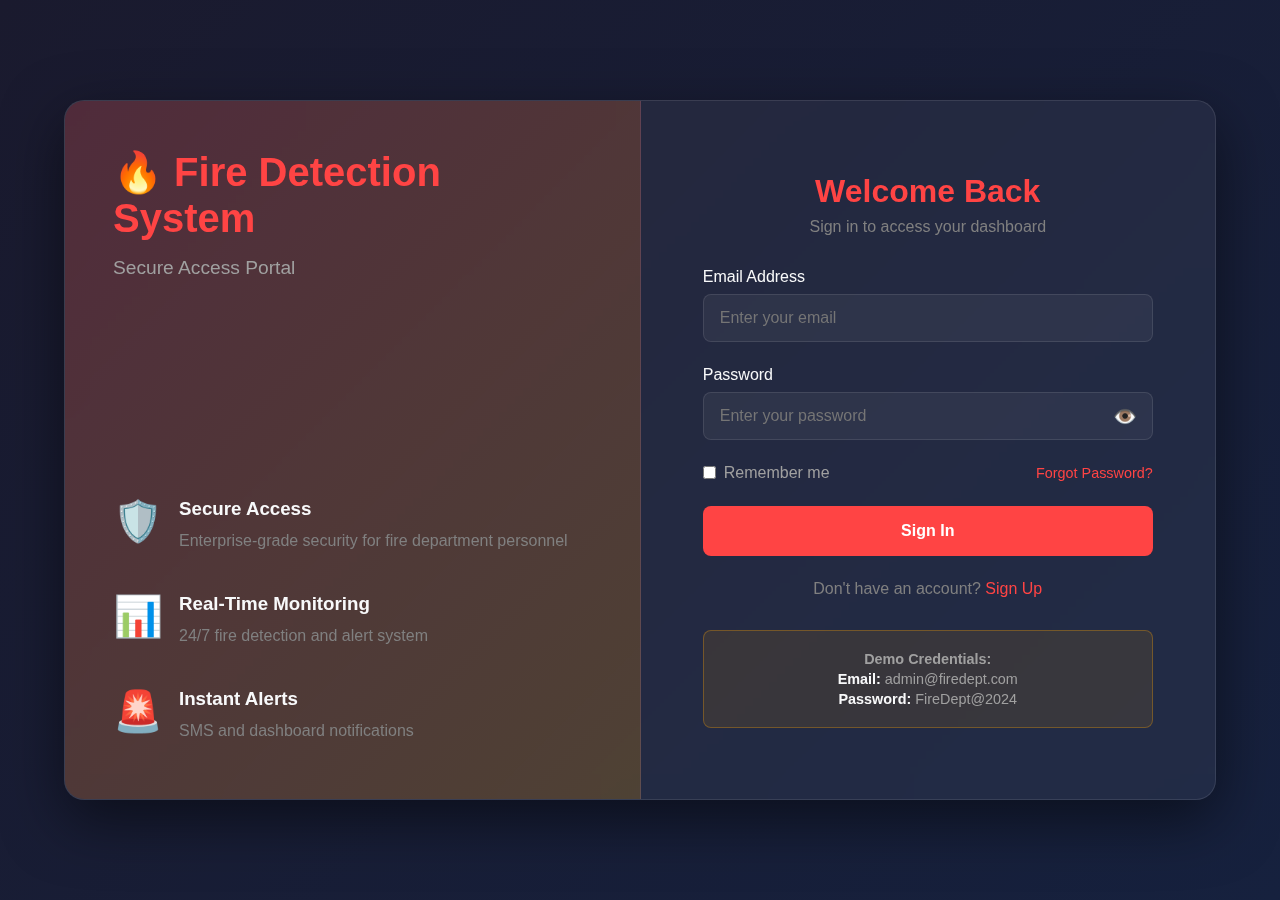
<file: index.html>
<!DOCTYPE html>
<html lang="en">

<head>
    <meta charset="UTF-8">
    <meta name="viewport" content="width=device-width, initial-scale=1.0">
    <title>Fire Detection Analytics</title>
    <link rel="stylesheet" href="styles.css">
    <link rel="stylesheet" href="auth.css">
</head>

<body>
    <!-- Login Container -->
    <div id="login-container" class="auth-container">
        <div class="auth-left">
            <div class="brand">
                <h1>🔥 Fire Detection System</h1>
                <p>Secure Access Portal</p>
            </div>
            <div class="features">
                <div class="feature-item">
                    <span class="feature-icon">🛡️</span>
                    <div>
                        <h3>Secure Access</h3>
                        <p>Enterprise-grade security for fire department personnel</p>
                    </div>
                </div>
                <div class="feature-item">
                    <span class="feature-icon">📊</span>
                    <div>
                        <h3>Real-Time Monitoring</h3>
                        <p>24/7 fire detection and alert system</p>
                    </div>
                </div>
                <div class="feature-item">
                    <span class="feature-icon">🚨</span>
                    <div>
                        <h3>Instant Alerts</h3>
                        <p>SMS and dashboard notifications</p>
                    </div>
                </div>
            </div>
        </div>

        <div class="auth-right">
            <!-- Login Form -->
            <div id="login-form" class="auth-form active">
                <div class="form-header">
                    <h2>Welcome Back</h2>
                    <p>Sign in to access your dashboard</p>
                </div>

                <form onsubmit="handleLogin(event)">
                    <div class="form-group">
                        <label for="login-email">Email Address</label>
                        <input
                            type="email"
                            id="login-email"
                            placeholder="Enter your email"
                            required
                        >
                        <span class="error-message" id="login-email-error"></span>
                    </div>

                    <div class="form-group">
                        <label for="login-password">Password</label>
                        <div class="password-input">
                            <input
                                type="password"
                                id="login-password"
                                placeholder="Enter your password"
                                required
                            >
                            <span class="toggle-password" onclick="togglePassword('login-password')">👁️</span>
                        </div>
                        <span class="error-message" id="login-password-error"></span>
                    </div>

                    <div class="form-options">
                        <label class="remember-me">
                            <input type="checkbox" id="remember-me">
                            <span>Remember me</span>
                        </label>
                        <a href="#" class="forgot-password" onclick="showForgotPassword()">Forgot Password?</a>
                    </div>

                    <button type="submit" class="btn-primary">Sign In</button>

                    <div class="form-footer">
                        <p>Don't have an account? <a href="#" onclick="showSignup()">Sign Up</a></p>
                    </div>
                </form>

                <!-- Demo Credentials Info -->
                <div class="demo-credentials">
                    <p class="demo-title">Demo Credentials:</p>
                    <p><strong>Email:</strong> admin@firedept.com</p>
                    <p><strong>Password:</strong> FireDept@2024</p>
                </div>
            </div>

            <!-- Signup Form -->
            <div id="signup-form" class="auth-form">
                <div class="form-header">
                    <h2>Create Account</h2>
                    <p>Register for fire department access</p>
                </div>

                <form onsubmit="handleSignup(event)">
                    <div class="form-group">
                        <label for="signup-name">Full Name</label>
                        <input
                            type="text"
                            id="signup-name"
                            placeholder="Enter your full name"
                            required
                            minlength="3"
                        >
                        <span class="error-message" id="signup-name-error"></span>
                    </div>

                    <div class="form-group">
                        <label for="signup-email">Email Address</label>
                        <input
                            type="email"
                            id="signup-email"
                            placeholder="Enter your email"
                            required
                        >
                        <span class="error-message" id="signup-email-error"></span>
                    </div>

                    <div class="form-group">
                        <label for="signup-department">Department ID</label>
                        <input
                            type="text"
                            id="signup-department"
                            placeholder="Enter department ID (e.g., FD-2024-001)"
                            required
                            pattern="FD-[0-9]{4}-[0-9]{3}"
                        >
                        <span class="helper-text">Format: FD-YYYY-XXX</span>
                        <span class="error-message" id="signup-department-error"></span>
                    </div>

                    <div class="form-group">
                        <label for="signup-phone">Phone Number</label>
                        <input
                            type="tel"
                            id="signup-phone"
                            placeholder="Enter 10-digit phone number"
                            required
                            pattern="[0-9]{10}"
                        >
                        <span class="helper-text">For SMS alert notifications</span>
                        <span class="error-message" id="signup-phone-error"></span>
                    </div>

                    <div class="form-group">
                        <label for="signup-password">Password</label>
                        <div class="password-input">
                            <input
                                type="password"
                                id="signup-password"
                                placeholder="Create a strong password"
                                required
                                oninput="validatePassword()"
                            >
                            <span class="toggle-password" onclick="togglePassword('signup-password')">👁️</span>
                        </div>
                        <div class="password-strength" id="password-strength">
                            <div class="strength-bar">
                                <div class="strength-fill" id="strength-fill"></div>
                            </div>
                            <span class="strength-text" id="strength-text">Password strength</span>
                        </div>
                        <span class="error-message" id="signup-password-error"></span>
                    </div>

                    <div class="password-requirements">
                        <p class="requirements-title">Password must contain:</p>
                        <ul>
                            <li id="req-length">
                                <span class="req-icon">○</span>
                                At least 8 characters
                            </li>
                            <li id="req-uppercase">
                                <span class="req-icon">○</span>
                                One uppercase letter
                            </li>
                            <li id="req-lowercase">
                                <span class="req-icon">○</span>
                                One lowercase letter
                            </li>
                            <li id="req-number">
                                <span class="req-icon">○</span>
                                One number
                            </li>
                            <li id="req-special">
                                <span class="req-icon">○</span>
                                One special character (@$!%*?&#)
                            </li>
                        </ul>
                    </div>

                    <div class="form-group">
                        <label for="signup-confirm-password">Confirm Password</label>
                        <div class="password-input">
                            <input
                                type="password"
                                id="signup-confirm-password"
                                placeholder="Re-enter your password"
                                required
                            >
                            <span class="toggle-password" onclick="togglePassword('signup-confirm-password')">👁️</span>
                        </div>
                        <span class="error-message" id="signup-confirm-error"></span>
                    </div>

                    <div class="form-group">
                        <label class="checkbox-label">
                            <input type="checkbox" id="terms" required>
                            <span>I agree to the <a href="#" onclick="showTerms()">Terms of Service</a> and <a href="#" onclick="showPrivacy()">Privacy Policy</a></span>
                        </label>
                    </div>

                    <button type="submit" class="btn-primary">Create Account</button>

                    <div class="form-footer">
                        <p>Already have an account? <a href="#" onclick="showLogin()">Sign In</a></p>
                    </div>
                </form>
            </div>

            <!-- Forgot Password Form -->
            <div id="forgot-password-form" class="auth-form">
                <div class="form-header">
                    <h2>Reset Password</h2>
                    <p>Enter your email to receive reset instructions</p>
                </div>

                <form onsubmit="handleForgotPassword(event)">
                    <div class="form-group">
                        <label for="forgot-email">Email Address</label>
                        <input
                            type="email"
                            id="forgot-email"
                            placeholder="Enter your registered email"
                            required
                        >
                        <span class="error-message" id="forgot-email-error"></span>
                    </div>

                    <button type="submit" class="btn-primary">Send Reset Link</button>

                    <div class="form-footer">
                        <p><a href="#" onclick="showLogin()">← Back to Sign In</a></p>
                    </div>
                </form>
            </div>
        </div>
    </div>

    <!-- Success Modal -->
    <div id="success-modal" class="modal">
        <div class="modal-content success">
            <div class="modal-icon">✓</div>
            <h2 id="success-title">Success!</h2>
            <p id="success-message">Your account has been created successfully.</p>
            <button onclick="closeSuccessModal()" class="modal-btn">Continue</button>
        </div>
    </div>

    <!-- Main Content -->
    <div id="main-content">
    <nav class="navbar">
        <div class="nav-content">
            <div class="logo">
                🔥 Fire Detection Analytics
            </div>
            <ul class="nav-links">
                <li><button onclick="showPage('home')" id="nav-home" class="active">Home</button></li>
                <li><button onclick="window.location.href='dashboard.html'" id="nav-analytics">Analytics</button></li>
                <li><button onclick="showPage('features')" id="nav-features">Features</button></li>
                <li><button onclick="showPage('demo')" id="nav-demo">Live Demo</button></li>
                <li><button onclick="showPage('requirements')" id="nav-requirements">Requirements</button></li>
                <li><button onclick="logout()">Logout</button></li>
            </ul>
        </div>
    </nav>

    <!-- HOME PAGE -->
    <div id="home" class="page active">
        <div class="container">
            <div class="hero">
                <h1>Fire & Smoke Detection System</h1>
                <p>IoE-Enabled Smart Safety with Advanced Analytics</p>
                <div class="cta-buttons">
                    <button class="cta-button" onclick="showPage('analytics')">Explore Analytics →</button>
                    <button class="cta-button secondary" onclick="showPage('demo')">View Live Demo</button>
                </div>
            </div>

            <div class="feature-grid">
                <div class="feature-card" onclick="showPage('analytics')">
                    <div class="feature-icon">📊</div>
                    <h3>Data Analysis</h3>
                    <p>Advanced pattern recognition and predictive algorithms to detect fire risks before they escalate.
                    </p>
                </div>
                <div class="feature-card" onclick="showPage('features')">
                    <div class="feature-icon">🎯</div>
                    <h3>Smart Features</h3>
                    <p>Multi-sensor verification, confidence scoring, and intelligent alert systems.</p>
                </div>
                <div class="feature-card" onclick="showPage('demo')">
                    <div class="feature-icon">🚨</div>
                    <h3>Real-Time Monitoring</h3>
                    <p>Live sensor data visualization with instant SMS alerts via GSM module.</p>
                </div>
                <div class="feature-card" onclick="showPage('requirements')">
                    <div class="feature-icon">🛠️</div>
                    <h3>System Architecture</h3>
                    <p>Arduino-based implementation with comprehensive hardware and software integration.</p>
                </div>
            </div>
        </div>
    </div>

    <!-- ANALYTICS PAGE -->
    <div id="analytics" class="page">
        <div class="container">
            <div class="page-header">
                <h1>📊 Data Analysis & Intelligence</h1>
                <p>Advanced algorithms for fire prediction and false alarm reduction</p>
            </div>

            <div class="pagination">
                <button class="nav-button prev" onclick="showPage('home')">← Previous</button>
                <button class="nav-button" onclick="showPage('features')">Next: Features →</button>
            </div>
        </div>
    </div>

    <!-- FEATURES PAGE -->
    <div id="features" class="page">
        <div class="container">
            <div class="page-header">
                <h1>🎯 System Features</h1>
                <p>Intelligent fire detection with cutting-edge capabilities</p>
            </div>

            <div class="feature-grid">
                <div class="feature-card">
                    <div class="feature-icon">📡</div>
                    <h3>Multi-Sensor Integration</h3>
                    <p>Combines MQ-2 gas sensor, flame sensor, and temperature sensor for comprehensive environmental
                        monitoring.</p>
                </div>

                <div class="feature-card">
                    <div class="feature-icon">📱</div>
                    <h3>GSM Alert System</h3>
                    <p>Instant SMS notifications via SIM800L module to registered mobile numbers when hazards are
                        detected.</p>
                </div>

                <div class="feature-card">
                    <div class="feature-icon">🌐</div>
                    <h3>IoE Connectivity</h3>
                    <p>Internet of Everything integration for remote monitoring and cloud-based data logging.</p>
                </div>

                <div class="feature-card">
                    <div class="feature-icon">⚡</div>
                    <h3>Real-Time Processing</h3>
                    <p>Arduino-powered system processes sensor data instantly for immediate threat detection.</p>
                </div>

                <div class="feature-card">
                    <div class="feature-icon">🔍</div>
                    <h3>False Alarm Reduction</h3>
                    <p>Advanced algorithms cross-verify multiple data sources before triggering alerts.</p>
                </div>

                <div class="feature-card">
                    <div class="feature-icon">📊</div>
                    <h3>Data Visualization</h3>
                    <p>Optional cloud-based dashboards to track environmental trends and emergency occurrences over
                        time.</p>
                </div>
            </div>

            <div class="analysis-section" style="margin-top: 3rem;">
                <h2>🛡️ Safety Mechanisms</h2>
                <div class="analysis-grid">
                    <div class="analysis-card">
                        <h3>Continuous Monitoring</h3>
                        <p>24/7 surveillance of smoke levels, flame presence, and temperature variations without
                            interruption.</p>
                    </div>
                    <div class="analysis-card">
                        <h3>Automatic Alerts</h3>
                        <p>No human intervention required - system automatically sends SMS alerts when thresholds are
                            exceeded.</p>
                    </div>
                    <div class="analysis-card">
                        <h3>Local Alarm</h3>
                        <p>Immediate buzzer activation provides on-site warning for building occupants.</p>
                    </div>
                    <div class="analysis-card">
                        <h3>Data Logging</h3>
                        <p>Records all sensor readings and incidents for post-event analysis and system improvement.</p>
                    </div>
                </div>
            </div>

            <div class="pagination">
                <button class="nav-button prev" onclick="showPage('analytics')">← Previous</button>
                <button class="nav-button" onclick="showPage('demo')">Next: Live Demo →</button>
            </div>
        </div>
    </div>

    <!-- DEMO PAGE -->
    <div id="demo" class="page">
        <div class="container">
            <div class="page-header">
                <h1>🚨 Live System Demo</h1>
                <p>Interactive sensor monitoring and alert simulation</p>
            </div>

            <h2 style="text-align: center; margin: 2rem 0; color: var(--accent);">Real-Time Sensor Readings</h2>
            <p style="text-align: center; color: #a0a0a0; margin-bottom: 2rem;">Click on any sensor card to cycle
                through different states</p>

            <div class="sensor-demo">
                <div class="sensor-card" onclick="updateSensor('smoke')">
                    <div class="sensor-icon">💨</div>
                    <h3>Smoke Level</h3>
                    <div class="sensor-value" id="smoke-value">45 PPM</div>
                    <span class="status-badge status-safe" id="smoke-status">SAFE</span>
                </div>

                <div class="sensor-card" onclick="updateSensor('flame')">
                    <div class="sensor-icon">🔥</div>
                    <h3>Flame Detected</h3>
                    <div class="sensor-value" id="flame-value">NO</div>
                    <span class="status-badge status-safe" id="flame-status">SAFE</span>
                </div>

                <div class="sensor-card" onclick="updateSensor('temp')">
                    <div class="sensor-icon">🌡️</div>
                    <h3>Temperature</h3>
                    <div class="sensor-value" id="temp-value">28°C</div>
                    <span class="status-badge status-safe" id="temp-status">NORMAL</span>
                </div>

                <div class="sensor-card" onclick="updateSensor('danger')">
                    <div class="sensor-icon">⚡</div>
                    <h3>Danger Score</h3>
                    <div class="sensor-value" id="danger-value">15/100</div>
                    <span class="status-badge status-safe" id="danger-status">LOW RISK</span>
                </div>
            </div>

            <div class="alert-demo">
                <h3>Alert System Simulation</h3>
                <p style="margin: 1rem 0; color: #a0a0a0;">Test different emergency scenarios and see how the system
                    responds</p>
                <button class="alert-button" onclick="simulateAlert('safe')">✓ Safe Conditions</button>
                <button class="alert-button" onclick="simulateAlert('warning')">⚠ Warning Level</button>
                <button class="alert-button" onclick="simulateAlert('danger')">🔥 FIRE DETECTED!</button>
            </div>

            <div class="pagination">
                <button class="nav-button prev" onclick="showPage('features')">← Previous</button>
                <button class="nav-button" onclick="showPage('requirements')">Next: Requirements →</button>
            </div>
        </div>
    </div>

    <!-- REQUIREMENTS PAGE -->
    <div id="requirements" class="page">
        <div class="container">
            <div class="page-header">
                <h1>🛠️ System Requirements</h1>
                <p>Complete hardware and software specifications</p>
            </div>

            <div class="requirements-grid">
                <div class="req-section">
                    <h3>Hardware Components</h3>
                    <div class="req-item">
                        <span class="req-icon">🔌</span>
                        <div>
                            <strong>Arduino Uno / ESP8266</strong>
                            <p>Main controller to collect sensor data and send it to the cloud</p>
                        </div>
                    </div>
                    <div class="req-item">
                        <span class="req-icon">💨</span>
                        <div>
                            <strong>MQ-2 Gas Sensor</strong>
                            <p>Detects smoke and combustible gases (LPG, propane, methane)</p>
                        </div>
                    </div>
                    <div class="req-item">
                        <span class="req-icon">🔥</span>
                        <div>
                            <strong>Flame Sensor</strong>
                            <p>IR-based sensor to detect fire and flame presence</p>
                        </div>
                    </div>
                    <div class="req-item">
                        <span class="req-icon">🌡️</span>
                        <div>
                            <strong>Temperature Sensor</strong>
                            <p>DHT11/DHT22 for temperature and humidity monitoring</p>
                        </div>
                    </div>
                    <div class="req-item">
                        <span class="req-icon">📱</span>
                        <div>
                            <strong>SIM800L GSM Module</strong>
                            <p>Enables SMS alerts to registered mobile numbers</p>
                        </div>
                    </div>
                    <div class="req-item">
                        <span class="req-icon">🔔</span>
                        <div>
                            <strong>Buzzer</strong>
                            <p>Local alert indication for immediate awareness</p>
                        </div>
                    </div>
                    <div class="req-item">
                        <span class="req-icon">⚡</span>
                        <div>
                            <strong>Power Supply</strong>
                            <p>5V/12V adapter to power the entire circuit</p>
                        </div>
                    </div>
                    <div class="req-item">
                        <span class="req-icon">🔗</span>
                        <div>
                            <strong>Breadboard & Jumper Wires</strong>
                            <p>For prototyping and sensor connections</p>
                        </div>
                    </div>
                </div>

                <div class="req-section">
                    <h3>Software Components</h3>
                    <div class="req-item">
                        <span class="req-icon">💻</span>
                        <div>
                            <strong>Arduino IDE</strong>
                            <p>Programming and uploading code to microcontroller</p>
                        </div>
                    </div>
                    <div class="req-item">
                        <span class="req-icon">🐍</span>
                        <div>
                            <strong>Python</strong>
                            <p>Data analysis, visualization, and machine learning implementation</p>
                        </div>
                    </div>
                    <div class="req-item">
                        <span class="req-icon">📝</span>
                        <div>
                            <strong>VS Code</strong>
                            <p>Python coding and data exploration environment</p>
                        </div>
                    </div>
                    <div class="req-item">
                        <span class="req-icon">📊</span>
                        <div>
                            <strong>Data Analysis Libraries</strong>
                            <p>Pandas, NumPy, Matplotlib for data processing and visualization</p>
                        </div>
                    </div>
                    <div class="req-item">
                        <span class="req-icon">🌐</span>
                        <div>
                            <strong>IoT Platform (Optional)</strong>
                            <p>ThingSpeak, Firebase, or AWS IoT for cloud data logging</p>
                        </div>
                    </div>
                </div>
            </div>

            <div class="pagination">
                <button class="nav-button prev" onclick="showPage('demo')">← Previous</button>
                <button class="nav-button" onclick="showPage('home')">Back to Home →</button>
            </div>
        </div>
    </div>

    <script src="auth.js"></script>
    <script src="script.js"></script>
</body>

</html>
</file>
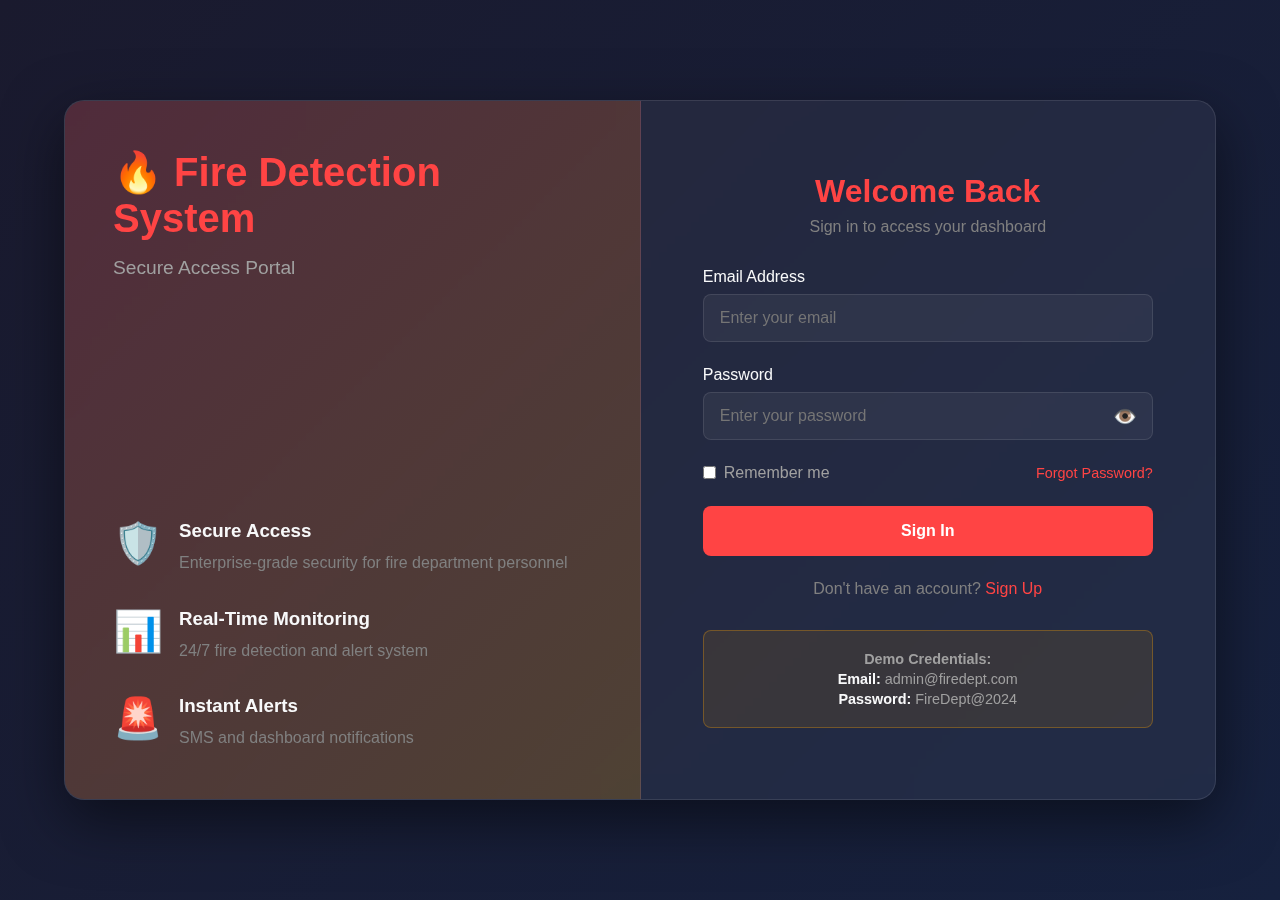
<file: login.html>
<!DOCTYPE html>
<html lang="en">
<head>
    <meta charset="UTF-8">
    <meta name="viewport" content="width=device-width, initial-scale=1.0">
    <title>Fire Detection System - Login</title>
    <link rel="stylesheet" href="auth.css">
</head>
<body>
    <div class="auth-container">
        <div class="auth-left">
            <div class="brand">
                <h1>🔥 Fire Detection System</h1>
                <p>Secure Access Portal</p>
            </div>
            <div class="features">
                <div class="feature-item">
                    <span class="feature-icon">🛡️</span>
                    <div>
                        <h3>Secure Access</h3>
                        <p>Enterprise-grade security for fire department personnel</p>
                    </div>
                </div>
                <div class="feature-item">
                    <span class="feature-icon">📊</span>
                    <div>
                        <h3>Real-Time Monitoring</h3>
                        <p>24/7 fire detection and alert system</p>
                    </div>
                </div>
                <div class="feature-item">
                    <span class="feature-icon">🚨</span>
                    <div>
                        <h3>Instant Alerts</h3>
                        <p>SMS and dashboard notifications</p>
                    </div>
                </div>
            </div>
        </div>

        <div class="auth-right">
            <!-- Login Form -->
            <div id="login-form" class="auth-form active">
                <div class="form-header">
                    <h2>Welcome Back</h2>
                    <p>Sign in to access your dashboard</p>
                </div>

                <form onsubmit="handleLogin(event)">
                    <div class="form-group">
                        <label for="login-email">Email Address</label>
                        <input 
                            type="email" 
                            id="login-email" 
                            placeholder="Enter your email"
                            required
                        >
                        <span class="error-message" id="login-email-error"></span>
                    </div>

                    <div class="form-group">
                        <label for="login-password">Password</label>
                        <div class="password-input">
                            <input 
                                type="password" 
                                id="login-password" 
                                placeholder="Enter your password"
                                required
                            >
                            <span class="toggle-password" onclick="togglePassword('login-password')">👁️</span>
                        </div>
                        <span class="error-message" id="login-password-error"></span>
                    </div>

                    <div class="form-options">
                        <label class="remember-me">
                            <input type="checkbox" id="remember-me">
                            <span>Remember me</span>
                        </label>
                        <a href="#" class="forgot-password" onclick="showForgotPassword()">Forgot Password?</a>
                    </div>

                    <button type="submit" class="btn-primary">Sign In</button>

                    <div class="form-footer">
                        <p>Don't have an account? <a href="#" onclick="showSignup()">Sign Up</a></p>
                    </div>
                </form>

                <!-- Demo Credentials Info -->
                <div class="demo-credentials">
                    <p class="demo-title">Demo Credentials:</p>
                    <p><strong>Email:</strong> admin@firedept.com</p>
                    <p><strong>Password:</strong> FireDept@2024</p>
                </div>
            </div>

            <!-- Signup Form -->
            <div id="signup-form" class="auth-form">
                <div class="form-header">
                    <h2>Create Account</h2>
                    <p>Register for fire department access</p>
                </div>

                <form onsubmit="handleSignup(event)">
                    <div class="form-group">
                        <label for="signup-name">Full Name</label>
                        <input 
                            type="text" 
                            id="signup-name" 
                            placeholder="Enter your full name"
                            required
                            minlength="3"
                        >
                        <span class="error-message" id="signup-name-error"></span>
                    </div>

                    <div class="form-group">
                        <label for="signup-email">Email Address</label>
                        <input 
                            type="email" 
                            id="signup-email" 
                            placeholder="Enter your email"
                            required
                        >
                        <span class="error-message" id="signup-email-error"></span>
                    </div>

                    <div class="form-group">
                        <label for="signup-department">Department ID</label>
                        <input 
                            type="text" 
                            id="signup-department" 
                            placeholder="Enter department ID (e.g., FD-2024-001)"
                            required
                            pattern="FD-[0-9]{4}-[0-9]{3}"
                        >
                        <span class="helper-text">Format: FD-YYYY-XXX</span>
                        <span class="error-message" id="signup-department-error"></span>
                    </div>

                    <div class="form-group">
                        <label for="signup-phone">Phone Number</label>
                        <input 
                            type="tel" 
                            id="signup-phone" 
                            placeholder="Enter 10-digit phone number"
                            required
                            pattern="[0-9]{10}"
                        >
                        <span class="helper-text">For SMS alert notifications</span>
                        <span class="error-message" id="signup-phone-error"></span>
                    </div>

                    <div class="form-group">
                        <label for="signup-password">Password</label>
                        <div class="password-input">
                            <input 
                                type="password" 
                                id="signup-password" 
                                placeholder="Create a strong password"
                                required
                                oninput="validatePassword()"
                            >
                            <span class="toggle-password" onclick="togglePassword('signup-password')">👁️</span>
                        </div>
                        <div class="password-strength" id="password-strength">
                            <div class="strength-bar">
                                <div class="strength-fill" id="strength-fill"></div>
                            </div>
                            <span class="strength-text" id="strength-text">Password strength</span>
                        </div>
                        <span class="error-message" id="signup-password-error"></span>
                    </div>

                    <div class="password-requirements">
                        <p class="requirements-title">Password must contain:</p>
                        <ul>
                            <li id="req-length">
                                <span class="req-icon">○</span>
                                At least 8 characters
                            </li>
                            <li id="req-uppercase">
                                <span class="req-icon">○</span>
                                One uppercase letter
                            </li>
                            <li id="req-lowercase">
                                <span class="req-icon">○</span>
                                One lowercase letter
                            </li>
                            <li id="req-number">
                                <span class="req-icon">○</span>
                                One number
                            </li>
                            <li id="req-special">
                                <span class="req-icon">○</span>
                                One special character (@$!%*?&#)
                            </li>
                        </ul>
                    </div>

                    <div class="form-group">
                        <label for="signup-confirm-password">Confirm Password</label>
                        <div class="password-input">
                            <input 
                                type="password" 
                                id="signup-confirm-password" 
                                placeholder="Re-enter your password"
                                required
                            >
                            <span class="toggle-password" onclick="togglePassword('signup-confirm-password')">👁️</span>
                        </div>
                        <span class="error-message" id="signup-confirm-error"></span>
                    </div>

                    <div class="form-group">
                        <label class="checkbox-label">
                            <input type="checkbox" id="terms" required>
                            <span>I agree to the <a href="#" onclick="showTerms()">Terms of Service</a> and <a href="#" onclick="showPrivacy()">Privacy Policy</a></span>
                        </label>
                    </div>

                    <button type="submit" class="btn-primary">Create Account</button>

                    <div class="form-footer">
                        <p>Already have an account? <a href="#" onclick="showLogin()">Sign In</a></p>
                    </div>
                </form>
            </div>

            <!-- Forgot Password Form -->
            <div id="forgot-password-form" class="auth-form">
                <div class="form-header">
                    <h2>Reset Password</h2>
                    <p>Enter your email to receive reset instructions</p>
                </div>

                <form onsubmit="handleForgotPassword(event)">
                    <div class="form-group">
                        <label for="forgot-email">Email Address</label>
                        <input 
                            type="email" 
                            id="forgot-email" 
                            placeholder="Enter your registered email"
                            required
                        >
                        <span class="error-message" id="forgot-email-error"></span>
                    </div>

                    <button type="submit" class="btn-primary">Send Reset Link</button>

                    <div class="form-footer">
                        <p><a href="#" onclick="showLogin()">← Back to Sign In</a></p>
                    </div>
                </form>
            </div>
        </div>
    </div>

    <!-- Success Modal -->
    <div id="success-modal" class="modal">
        <div class="modal-content success">
            <div class="modal-icon">✓</div>
            <h2 id="success-title">Success!</h2>
            <p id="success-message">Your account has been created successfully.</p>
            <button onclick="closeSuccessModal()" class="modal-btn">Continue</button>
        </div>
    </div>

    <script src="auth.js"></script>
</body>
</html>
</file>
<file: styles.css>
* {
    margin: 0;
    padding: 0;
    box-sizing: border-box;
}

:root {
    --primary: #ff4444;
    --secondary: #ff6b6b;
    --dark: #1a1a2e;
    --light: #f8f9fa;
    --accent: #ffa500;
}

body {
    font-family: 'Segoe UI', Tahoma, Geneva, Verdana, sans-serif;
    background: linear-gradient(135deg, #1a1a2e 0%, #16213e 100%);
    color: var(--light);
    overflow-x: hidden;
}

.navbar {
    position: fixed;
    top: 0;
    width: 100%;
    background: rgba(26, 26, 46, 0.95);
    backdrop-filter: blur(10px);
    padding: 1rem 2rem;
    z-index: 1000;
    box-shadow: 0 4px 20px rgba(0, 0, 0, 0.3);
}

.nav-content {
    max-width: 1400px;
    margin: 0 auto;
    display: flex;
    justify-content: center;
    align-items: center;
    position: relative;
}

.logo {
    position: absolute;
    left: 0;
}

.logo {
    font-size: 1.5rem;
    font-weight: bold;
    color: var(--primary);
    display: flex;
    align-items: center;
    gap: 0.5rem;
}

.nav-links {
    display: flex;
    gap: 2rem;
    list-style: none;
}

.nav-links button {
    background: none;
    border: none;
    color: var(--light);
    font-size: 1rem;
    font-weight: 500;
    cursor: pointer;
    transition: color 0.3s;
    padding: 0.5rem 1rem;
}

.nav-links button:hover,
.nav-links button.active {
    color: var(--primary);
}

.page {
    display: none;
    min-height: 100vh;
    padding: 6rem 2rem 2rem;
    animation: fadeIn 0.5s ease;
}

.page.active {
    display: block;
}

.container {
    max-width: 1400px;
    margin: 0 auto;
}

.page-header {
    text-align: center;
    margin-bottom: 3rem;
}

.page-header h1 {
    font-size: 3rem;
    background: linear-gradient(45deg, var(--primary), var(--accent));
    -webkit-background-clip: text;
    -webkit-text-fill-color: transparent;
    background-clip: text;
    margin-bottom: 1rem;
}

.page-header p {
    font-size: 1.2rem;
    color: #a0a0a0;
}

.hero {
    text-align: center;
    padding: 4rem 0;
}

.hero h1 {
    font-size: 4rem;
    margin-bottom: 1.5rem;
    background: linear-gradient(45deg, var(--primary), var(--accent));
    -webkit-background-clip: text;
    -webkit-text-fill-color: transparent;
    background-clip: text;
}

.hero p {
    font-size: 1.5rem;
    color: #a0a0a0;
    margin-bottom: 3rem;
}

.cta-buttons {
    display: flex;
    gap: 1.5rem;
    justify-content: center;
    flex-wrap: wrap;
}

.cta-button {
    background: var(--primary);
    color: white;
    border: none;
    padding: 1rem 2.5rem;
    font-size: 1.1rem;
    border-radius: 10px;
    cursor: pointer;
    transition: all 0.3s;
    font-weight: 600;
}

.cta-button:hover {
    background: var(--secondary);
    transform: translateY(-3px);
    box-shadow: 0 10px 30px rgba(255, 68, 68, 0.4);
}

.cta-button.secondary {
    background: transparent;
    border: 2px solid var(--primary);
}

.cta-button.secondary:hover {
    background: rgba(255, 68, 68, 0.1);
}

.feature-grid {
    display: grid;
    grid-template-columns: repeat(auto-fit, minmax(300px, 1fr));
    gap: 2rem;
    margin-top: 3rem;
}

.feature-card {
    background: rgba(255, 255, 255, 0.05);
    padding: 2rem;
    border-radius: 20px;
    border: 1px solid rgba(255, 255, 255, 0.1);
    transition: all 0.3s;
    cursor: pointer;
}

.feature-card:hover {
    transform: translateY(-10px);
    box-shadow: 0 15px 40px rgba(255, 68, 68, 0.3);
    background: rgba(255, 255, 255, 0.08);
}

.feature-icon {
    font-size: 3rem;
    margin-bottom: 1rem;
}

.feature-card h3 {
    color: var(--accent);
    font-size: 1.5rem;
    margin-bottom: 1rem;
}

.feature-card p {
    color: #b0b0b0;
    line-height: 1.6;
}

.analysis-section {
    background: rgba(255, 255, 255, 0.05);
    padding: 2rem;
    border-radius: 20px;
    margin: 2rem 0;
    border: 1px solid rgba(255, 107, 107, 0.3);
}

.analysis-section h2 {
    color: var(--accent);
    font-size: 2rem;
    margin-bottom: 1.5rem;
    display: flex;
    align-items: center;
    gap: 1rem;
}

.analysis-grid {
    display: grid;
    grid-template-columns: repeat(auto-fit, minmax(280px, 1fr));
    gap: 2rem;
    margin-top: 2rem;
}

.analysis-card {
    background: linear-gradient(135deg, rgba(255, 107, 107, 0.1), rgba(255, 165, 0, 0.1));
    padding: 2rem;
    border-radius: 15px;
    border: 1px solid rgba(255, 107, 107, 0.3);
    transition: all 0.3s;
}

.analysis-card:hover {
    transform: scale(1.03);
    box-shadow: 0 10px 30px rgba(255, 165, 0, 0.3);
}

.analysis-card h3 {
    color: var(--accent);
    margin-bottom: 1rem;
    font-size: 1.3rem;
}

.analysis-card .why {
    margin-top: 1rem;
    padding: 1rem;
    background: rgba(255, 165, 0, 0.1);
    border-radius: 10px;
    border-left: 3px solid var(--accent);
}

.analysis-card .why strong {
    color: var(--accent);
}

.sensor-demo {
    display: grid;
    grid-template-columns: repeat(auto-fit, minmax(220px, 1fr));
    gap: 2rem;
    margin: 2rem 0;
}

.sensor-card {
    background: rgba(255, 68, 68, 0.1);
    padding: 2rem;
    border-radius: 15px;
    text-align: center;
    transition: all 0.3s;
    cursor: pointer;
    border: 2px solid transparent;
}

.sensor-card:hover {
    background: rgba(255, 68, 68, 0.2);
    transform: scale(1.05);
    border-color: var(--primary);
}

.sensor-icon {
    font-size: 3.5rem;
    margin-bottom: 1rem;
}

.sensor-value {
    font-size: 2.5rem;
    font-weight: bold;
    color: var(--accent);
    margin: 1rem 0;
}

.status-badge {
    display: inline-block;
    padding: 0.5rem 1.5rem;
    border-radius: 20px;
    font-size: 0.9rem;
    font-weight: bold;
}

.status-safe {
    background: rgba(0, 255, 0, 0.2);
    color: #00ff00;
}

.status-warning {
    background: rgba(255, 165, 0, 0.2);
    color: var(--accent);
}

.status-danger {
    background: rgba(255, 68, 68, 0.2);
    color: var(--primary);
}

.alert-demo {
    background: rgba(255, 68, 68, 0.1);
    border: 2px solid var(--primary);
    border-radius: 15px;
    padding: 3rem;
    margin: 3rem 0;
    text-align: center;
}

.alert-demo h3 {
    font-size: 2rem;
    margin-bottom: 1rem;
    color: var(--accent);
}

.alert-button {
    background: var(--primary);
    color: white;
    border: none;
    padding: 1rem 2rem;
    font-size: 1.1rem;
    border-radius: 10px;
    cursor: pointer;
    transition: all 0.3s;
    margin: 0.5rem;
}

.alert-button:hover {
    background: var(--secondary);
    transform: scale(1.05);
}

.requirements-grid {
    display: grid;
    grid-template-columns: repeat(auto-fit, minmax(400px, 1fr));
    gap: 2rem;
    margin-top: 2rem;
}

.req-section {
    background: rgba(255, 165, 0, 0.1);
    padding: 2rem;
    border-radius: 15px;
    border: 1px solid rgba(255, 165, 0, 0.3);
}

.req-section h3 {
    color: var(--accent);
    margin-bottom: 1.5rem;
    font-size: 1.8rem;
}

.req-item {
    display: flex;
    align-items: start;
    gap: 1rem;
    margin-bottom: 1.5rem;
    padding: 1.5rem;
    background: rgba(255, 255, 255, 0.05);
    border-radius: 10px;
    transition: all 0.3s;
    min-height: 80px;
}

.req-item:hover {
    background: rgba(255, 255, 255, 0.1);
    transform: translateX(10px);
}

.req-icon {
    color: var(--primary);
    font-size: 2rem;
}

.req-item strong {
    color: var(--light);
    font-size: 1.1rem;
}

.req-item p {
    color: #a0a0a0;
    margin-top: 0.5rem;
}

.pagination {
    display: flex;
    justify-content: space-between;
    margin-top: 4rem;
    padding: 2rem 0;
}

.nav-button {
    background: var(--primary);
    color: white;
    border: none;
    padding: 1rem 2rem;
    font-size: 1rem;
    border-radius: 10px;
    cursor: pointer;
    transition: all 0.3s;
    display: flex;
    align-items: center;
    gap: 0.5rem;
}

.nav-button:hover {
    background: var(--secondary);
    transform: translateX(5px);
}

.nav-button.prev:hover {
    transform: translateX(-5px);
}

.nav-button:disabled {
    opacity: 0.3;
    cursor: not-allowed;
}

.nav-button:disabled:hover {
    transform: none;
    background: var(--primary);
}

@keyframes fadeIn {
    from {
        opacity: 0;
        transform: translateY(20px);
    }
    to {
        opacity: 1;
        transform: translateY(0);
    }
}

@media (max-width: 768px) {
    .hero h1 {
        font-size: 2.5rem;
    }

    .nav-links {
        gap: 0.5rem;
    }

    .nav-links button {
        font-size: 0.9rem;
        padding: 0.5rem;
    }

    .page-header h1 {
        font-size: 2rem;
    }

    .requirements-grid {
        grid-template-columns: 1fr;
    }

    .cta-buttons {
        flex-direction: column;
    }

    .pagination {
        flex-direction: column;
        gap: 1rem;
    }
}
</file>
<file: auth.css>
* {
    margin: 0;
    padding: 0;
    box-sizing: border-box;
}

:root {
    --primary: #ff4444;
    --secondary: #ff6b6b;
    --success: #00ff88;
    --warning: #ffa500;
    --danger: #ff4444;
    --dark: #1a1a2e;
    --light: #f8f9fa;
}

body {
    font-family: 'Segoe UI', Tahoma, Geneva, Verdana, sans-serif;
    background: linear-gradient(135deg, #1a1a2e 0%, #16213e 100%);
    min-height: 100vh;
    display: flex;
    align-items: center;
    justify-content: center;
}

.auth-container {
    display: flex;
    width: 90%;
    max-width: 1200px;
    min-height: 700px;
    background: rgba(255, 255, 255, 0.05);
    border-radius: 20px;
    overflow: hidden;
    box-shadow: 0 20px 60px rgba(0, 0, 0, 0.5);
    backdrop-filter: blur(10px);
    border: 1px solid rgba(255, 255, 255, 0.1);
}

/* Left Side */
.auth-left {
    flex: 1;
    background: linear-gradient(135deg, rgba(255, 68, 68, 0.2), rgba(255, 165, 0, 0.2));
    padding: 3rem;
    display: flex;
    flex-direction: column;
    justify-content: space-between;
    border-right: 1px solid rgba(255, 255, 255, 0.1);
}

.brand h1 {
    font-size: 2.5rem;
    color: var(--primary);
    margin-bottom: 1rem;
}

.brand p {
    color: #a0a0a0;
    font-size: 1.2rem;
}

.features {
    display: flex;
    flex-direction: column;
    gap: 2rem;
}

.feature-item {
    display: flex;
    gap: 1rem;
    align-items: start;
}

.feature-icon {
    font-size: 2.5rem;
}

.feature-item h3 {
    color: var(--light);
    margin-bottom: 0.5rem;
}

.feature-item p {
    color: #808080;
    line-height: 1.6;
}

/* Right Side */
.auth-right {
    flex: 1;
    padding: 3rem;
    display: flex;
    align-items: center;
    justify-content: center;
    position: relative;
}

.auth-form {
    width: 100%;
    max-width: 450px;
    display: none;
    animation: slideIn 0.5s ease;
}

.auth-form.active {
    display: block;
}

@keyframes slideIn {
    from {
        opacity: 0;
        transform: translateX(20px);
    }
    to {
        opacity: 1;
        transform: translateX(0);
    }
}

.form-header {
    text-align: center;
    margin-bottom: 2rem;
}

.form-header h2 {
    font-size: 2rem;
    color: var(--primary);
    margin-bottom: 0.5rem;
}

.form-header p {
    color: #808080;
}

/* Form Elements */
.form-group {
    margin-bottom: 1.5rem;
}

.form-group label {
    display: block;
    color: var(--light);
    margin-bottom: 0.5rem;
    font-weight: 500;
}

.form-group input[type="text"],
.form-group input[type="email"],
.form-group input[type="password"],
.form-group input[type="tel"] {
    width: 100%;
    padding: 0.875rem 1rem;
    background: rgba(255, 255, 255, 0.05);
    border: 1px solid rgba(255, 255, 255, 0.1);
    border-radius: 8px;
    color: var(--light);
    font-size: 1rem;
    transition: all 0.3s;
}

.form-group input:focus {
    outline: none;
    border-color: var(--primary);
    background: rgba(255, 255, 255, 0.08);
}

.password-input {
    position: relative;
}

.toggle-password {
    position: absolute;
    right: 1rem;
    top: 50%;
    transform: translateY(-50%);
    cursor: pointer;
    font-size: 1.2rem;
    user-select: none;
}

.error-message {
    display: block;
    color: var(--danger);
    font-size: 0.85rem;
    margin-top: 0.5rem;
}

.helper-text {
    display: block;
    color: #606060;
    font-size: 0.85rem;
    margin-top: 0.5rem;
}

/* Form Options */
.form-options {
    display: flex;
    justify-content: space-between;
    align-items: center;
    margin-bottom: 1.5rem;
}

.remember-me {
    display: flex;
    align-items: center;
    gap: 0.5rem;
    color: #a0a0a0;
    cursor: pointer;
}

.remember-me input[type="checkbox"] {
    cursor: pointer;
}

.forgot-password {
    color: var(--primary);
    text-decoration: none;
    font-size: 0.9rem;
}

.forgot-password:hover {
    text-decoration: underline;
}

/* Password Strength */
.password-strength {
    margin-top: 0.75rem;
}

.strength-bar {
    height: 4px;
    background: rgba(255, 255, 255, 0.1);
    border-radius: 2px;
    overflow: hidden;
    margin-bottom: 0.5rem;
}

.strength-fill {
    height: 100%;
    width: 0%;
    transition: all 0.3s;
    border-radius: 2px;
}

.strength-text {
    font-size: 0.85rem;
    color: #808080;
}

/* Password Requirements */
.password-requirements {
    background: rgba(255, 255, 255, 0.03);
    padding: 1rem;
    border-radius: 8px;
    margin-bottom: 1.5rem;
    border: 1px solid rgba(255, 255, 255, 0.1);
}

.requirements-title {
    color: #a0a0a0;
    font-size: 0.9rem;
    margin-bottom: 0.75rem;
    font-weight: 500;
}

.password-requirements ul {
    list-style: none;
}

.password-requirements li {
    color: #808080;
    font-size: 0.85rem;
    margin-bottom: 0.5rem;
    display: flex;
    align-items: center;
    gap: 0.5rem;
}

.req-icon {
    display: inline-block;
    width: 16px;
    height: 16px;
    text-align: center;
}

.password-requirements li.valid {
    color: var(--success);
}

.password-requirements li.valid .req-icon::before {
    content: "✓";
    color: var(--success);
}

/* Checkbox Label */
.checkbox-label {
    display: flex;
    align-items: start;
    gap: 0.5rem;
    color: #a0a0a0;
    cursor: pointer;
}

.checkbox-label input[type="checkbox"] {
    margin-top: 0.25rem;
    cursor: pointer;
}

.checkbox-label a {
    color: var(--primary);
    text-decoration: none;
}

.checkbox-label a:hover {
    text-decoration: underline;
}

/* Buttons */
.btn-primary {
    width: 100%;
    padding: 1rem;
    background: var(--primary);
    color: white;
    border: none;
    border-radius: 8px;
    font-size: 1rem;
    font-weight: 600;
    cursor: pointer;
    transition: all 0.3s;
}

.btn-primary:hover {
    background: var(--secondary);
    transform: translateY(-2px);
    box-shadow: 0 10px 30px rgba(255, 68, 68, 0.4);
}

.btn-primary:active {
    transform: translateY(0);
}

/* Form Footer */
.form-footer {
    text-align: center;
    margin-top: 1.5rem;
    color: #808080;
}

.form-footer a {
    color: var(--primary);
    text-decoration: none;
    font-weight: 500;
}

.form-footer a:hover {
    text-decoration: underline;
}

/* Demo Credentials */
.demo-credentials {
    margin-top: 2rem;
    padding: 1rem;
    background: rgba(255, 165, 0, 0.1);
    border: 1px solid rgba(255, 165, 0, 0.3);
    border-radius: 8px;
    text-align: center;
}

.demo-title {
    color: var(--warning);
    font-weight: 600;
    margin-bottom: 0.5rem;
}

.demo-credentials p {
    color: #a0a0a0;
    font-size: 0.9rem;
    margin: 0.25rem 0;
}

.demo-credentials strong {
    color: var(--light);
}

/* Modal */
.modal {
    display: none;
    position: fixed;
    top: 0;
    left: 0;
    width: 100%;
    height: 100%;
    background: rgba(0, 0, 0, 0.8);
    backdrop-filter: blur(5px);
    z-index: 1000;
    align-items: center;
    justify-content: center;
}

.modal.active {
    display: flex;
}

.modal-content {
    background: linear-gradient(135deg, #1a1a2e, #16213e);
    padding: 3rem;
    border-radius: 20px;
    text-align: center;
    max-width: 400px;
    border: 1px solid rgba(255, 255, 255, 0.1);
    animation: modalSlideIn 0.3s ease;
}

@keyframes modalSlideIn {
    from {
        opacity: 0;
        transform: translateY(-50px);
    }
    to {
        opacity: 1;
        transform: translateY(0);
    }
}

.modal-icon {
    font-size: 4rem;
    margin-bottom: 1rem;
}

.modal-content.success .modal-icon {
    color: var(--success);
}

.modal-content h2 {
    color: var(--primary);
    margin-bottom: 1rem;
}

.modal-content p {
    color: #a0a0a0;
    margin-bottom: 2rem;
    line-height: 1.6;
}

.modal-btn {
    padding: 0.875rem 2rem;
    background: var(--primary);
    color: white;
    border: none;
    border-radius: 8px;
    font-size: 1rem;
    font-weight: 600;
    cursor: pointer;
    transition: all 0.3s;
}

.modal-btn:hover {
    background: var(--secondary);
    transform: scale(1.05);
}

/* Responsive */
@media (max-width: 768px) {
    .auth-container {
        flex-direction: column;
        width: 95%;
    }

    .auth-left {
        padding: 2rem;
        border-right: none;
        border-bottom: 1px solid rgba(255, 255, 255, 0.1);
    }

    .brand h1 {
        font-size: 2rem;
    }

    .features {
        gap: 1rem;
    }

    .auth-right {
        padding: 2rem;
    }

    .form-header h2 {
        font-size: 1.5rem;
    }
}

@media (max-width: 480px) {
    .form-options {
        flex-direction: column;
        align-items: start;
        gap: 1rem;
    }
}

.password-wrapper {
  position: relative;
}

.toggle-icon {
  position: absolute;
  right: 10px;
  top: 8px;
  cursor: pointer;
  font-size: 1.1rem;
  user-select: none;
}
</file>
